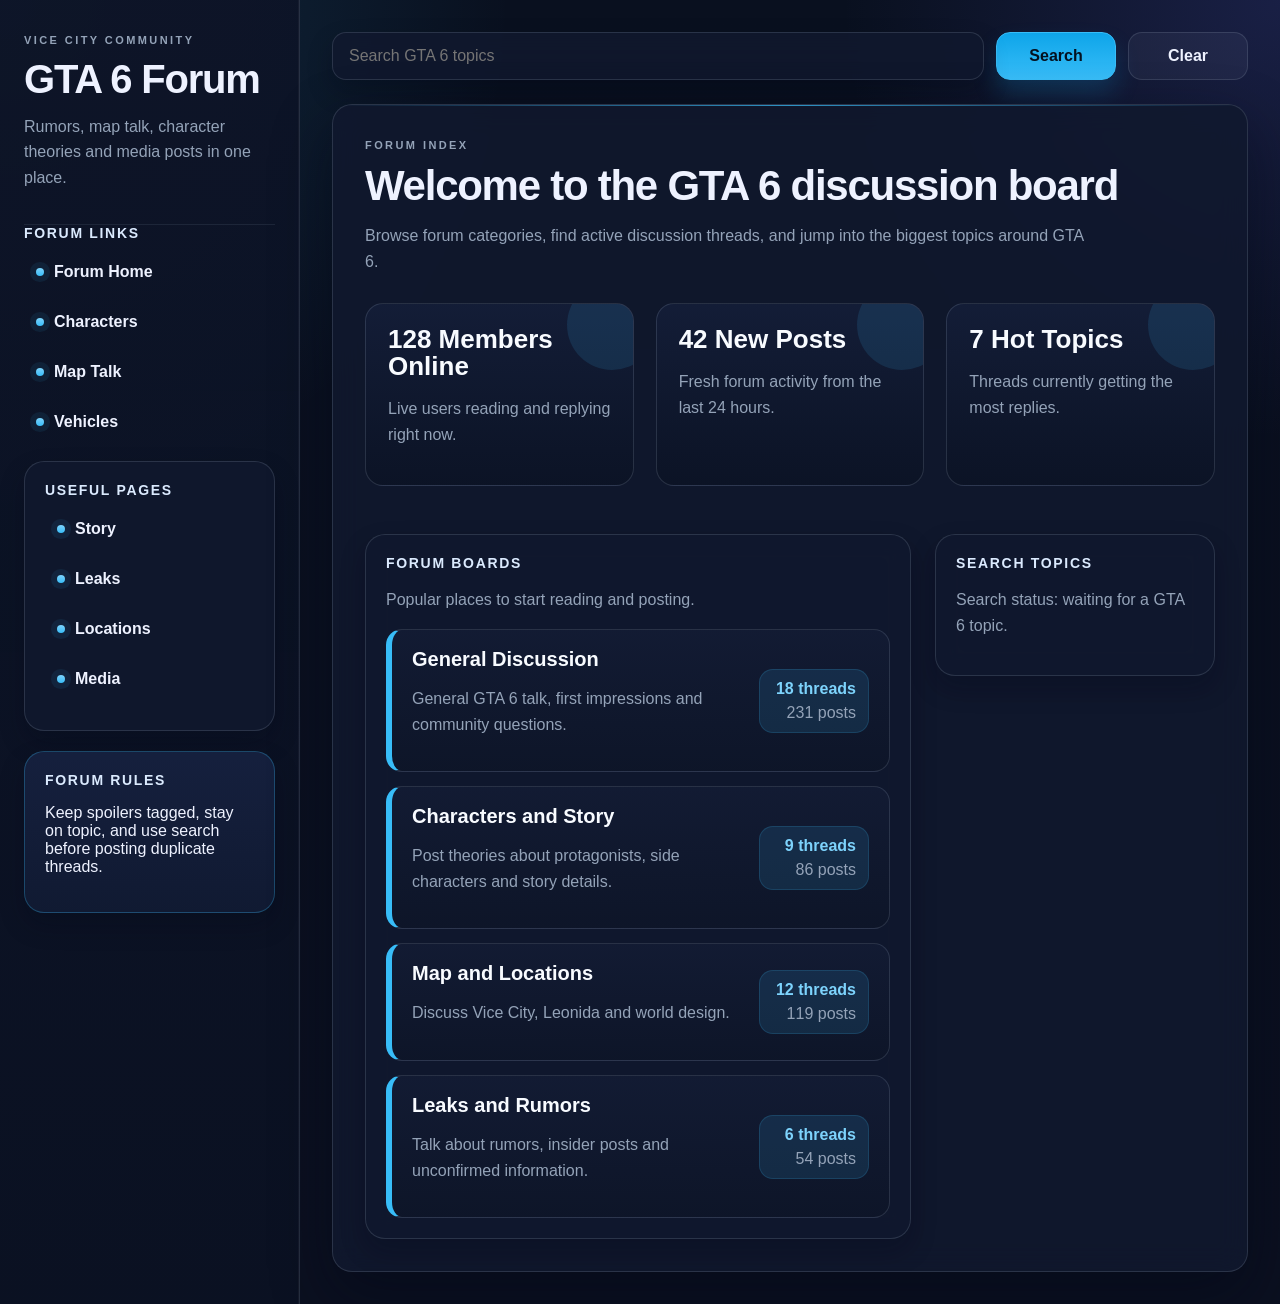
<file: index.html>
<!DOCTYPE html>
<html lang="en">
<head>
  <meta charset="UTF-8">
  <meta name="viewport" content="width=device-width, initial-scale=1.0">
  <title>GTA 6 Wiki</title>
  <link rel="stylesheet" href="styles.css">
</head>
<body>
  <div class="layout">
    <aside class="sidebar">
      <div class="brand">
        <p class="brand-tag">Vice City Community</p>
        <h1>GTA 6 Forum</h1>
        <p>Rumors, map talk, character theories and media posts in one place.</p>
      </div>

      <nav class="nav">
        <h2>Forum Links</h2>
        <ul id="navList"></ul>
      </nav>

      <section class="panel">
        <h2>Useful Pages</h2>
        <ul id="sectionList"></ul>
      </section>

      <section class="panel panel-highlight">
        <h2>Forum Rules</h2>
        <p>Keep spoilers tagged, stay on topic, and use search before posting duplicate threads.</p>
      </section>
    </aside>

    <main class="content">
      <header class="topbar">
        <input id="searchInput" type="search" placeholder="Search GTA 6 topics">
        <button id="searchButton" type="button">Search</button>
        <button id="clearButton" type="button">Clear</button>
      </header>

      <article class="article">
        <div class="article-header">
          <p class="eyebrow">Forum Index</p>
          <h2>Welcome to the GTA 6 discussion board</h2>
          <p>
            Browse forum categories, find active discussion threads, and jump into
            the biggest topics around GTA 6.
          </p>
        </div>

        <section class="stats-strip">
          <div id="featuredGrid"></div>
        </section>

        <div class="forum-layout">
          <section class="section forum-section">
            <div class="section-head">
              <h3>Forum Boards</h3>
              <p>Popular places to start reading and posting.</p>
            </div>
            <div id="forumBoards" class="forum-boards"></div>
          </section>

          <aside class="section side-panel">
            <div class="section-head">
              <h3>Search Topics</h3>
              <p id="searchStatus">Search status: waiting for a GTA 6 topic.</p>
            </div>
            <ul id="searchMatches" class="search-matches"></ul>
          </aside>
        </div>
      </article>
    </main>
  </div>
  <script src="script.js"></script>
</body>
</html>
</file>
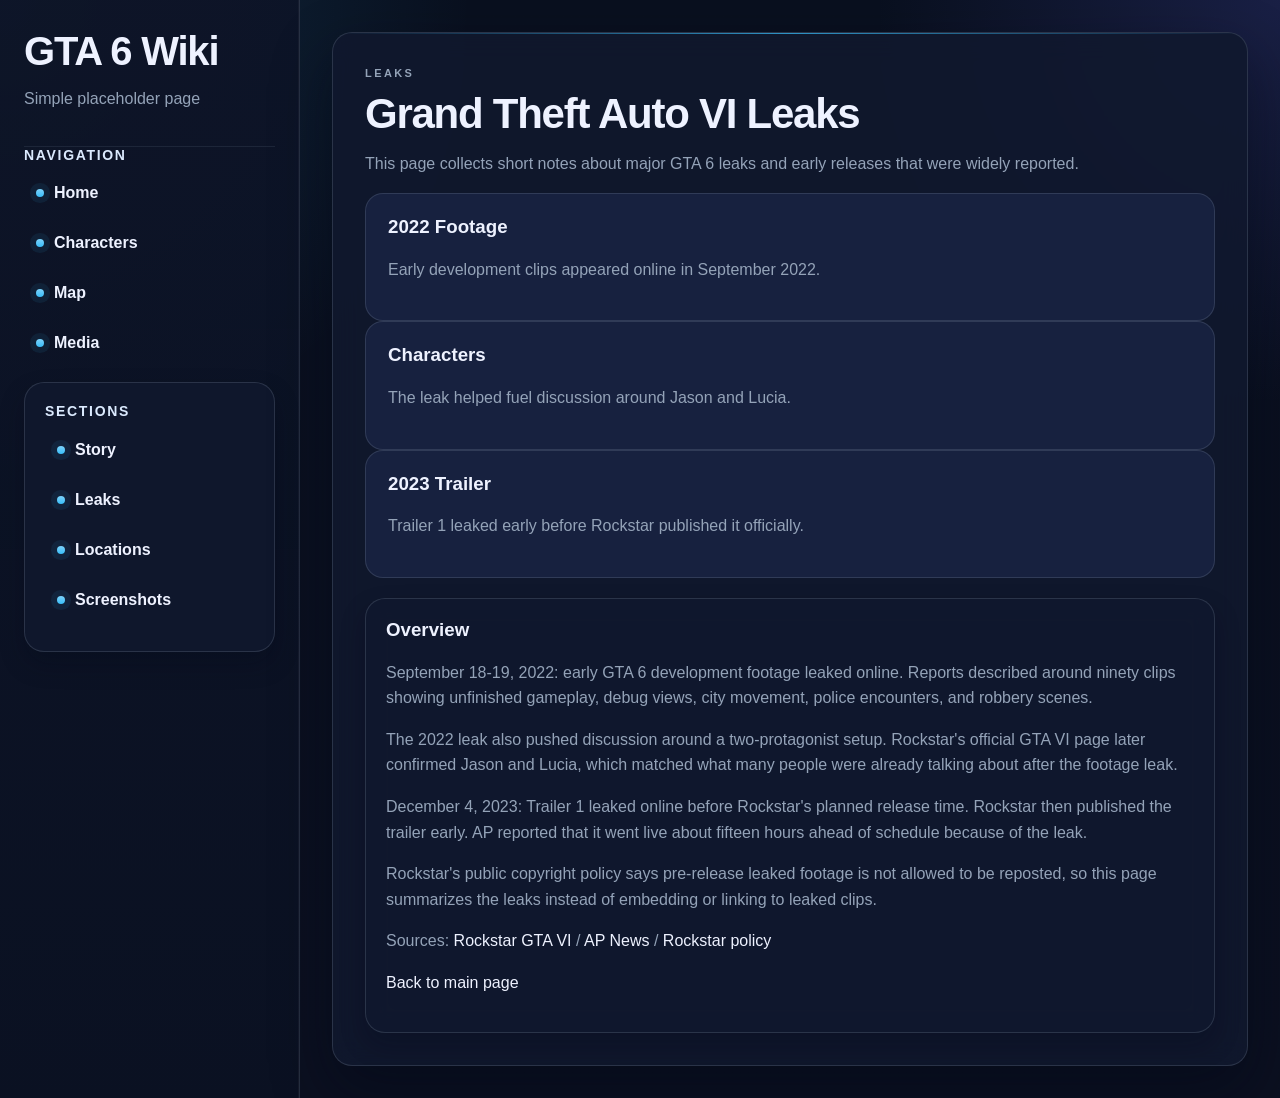
<file: leaks.html>
<!DOCTYPE html>
<html lang="en">
<head>
  <meta charset="UTF-8">
  <meta name="viewport" content="width=device-width, initial-scale=1.0">
  <title>GTA 6 Wiki - Leaks</title>
  <link rel="stylesheet" href="styles.css">
</head>
<body>
  <div class="layout">
    <aside class="sidebar">
      <div class="brand">
        <h1>GTA 6 Wiki</h1>
        <p>Simple placeholder page</p>
      </div>

      <nav class="nav">
        <h2>Navigation</h2>
        <ul>
          <li><a href="index.html">Home</a></li>
          <li><a href="#">Characters</a></li>
          <li><a href="#">Map</a></li>
          <li><a href="media.html">Media</a></li>
        </ul>
      </nav>

      <section class="panel">
        <h2>Sections</h2>
        <ul>
          <li><a href="#">Story</a></li>
          <li><a href="leaks.html">Leaks</a></li>
          <li><a href="#">Locations</a></li>
          <li><a href="media.html">Screenshots</a></li>
        </ul>
      </section>
    </aside>

    <main class="content">
      <article class="article">
        <div class="article-header">
          <p class="eyebrow">Leaks</p>
          <h2>Grand Theft Auto VI Leaks</h2>
          <p>
            This page collects short notes about major GTA 6 leaks and early
            releases that were widely reported.
          </p>
        </div>

        <section class="grid">
          <div class="card">
            <h3>2022 Footage</h3>
            <p>Early development clips appeared online in September 2022.</p>
          </div>
          <div class="card">
            <h3>Characters</h3>
            <p>The leak helped fuel discussion around Jason and Lucia.</p>
          </div>
          <div class="card">
            <h3>2023 Trailer</h3>
            <p>Trailer 1 leaked early before Rockstar published it officially.</p>
          </div>
        </section>

        <section class="section">
          <h3>Overview</h3>
          <p>
            September 18-19, 2022: early GTA 6 development footage leaked online.
            Reports described around ninety clips showing unfinished gameplay,
            debug views, city movement, police encounters, and robbery scenes.
          </p>
          <p>
            The 2022 leak also pushed discussion around a two-protagonist setup.
            Rockstar's official GTA VI page later confirmed Jason and Lucia, which
            matched what many people were already talking about after the footage leak.
          </p>
          <p>
            December 4, 2023: Trailer 1 leaked online before Rockstar's planned
            release time. Rockstar then published the trailer early. AP reported
            that it went live about fifteen hours ahead of schedule because of the leak.
          </p>
          <p>
            Rockstar's public copyright policy says pre-release leaked footage is
            not allowed to be reposted, so this page summarizes the leaks instead
            of embedding or linking to leaked clips.
          </p>
          <p>
            Sources:
            <a href="https://www.rockstargames.com/VI/" target="_blank" rel="noreferrer">Rockstar GTA VI</a>
            /
            <a href="https://apnews.com/article/grand-theft-auto-6-rockstar-games-9c1be2401e76cac72099ef02347ed1b9" target="_blank" rel="noreferrer">AP News</a>
            /
            <a href="https://support.rockstargames.com/articles/7bNaeoMFTV0iUDGhStTXvz/policy-on-posting-copyrighted-rockstar-games-material" target="_blank" rel="noreferrer">Rockstar policy</a>
          </p>
          <p>
            <a href="index.html">Back to main page</a>
          </p>
        </section>
      </article>
    </main>
  </div>
</body>
</html>
</file>
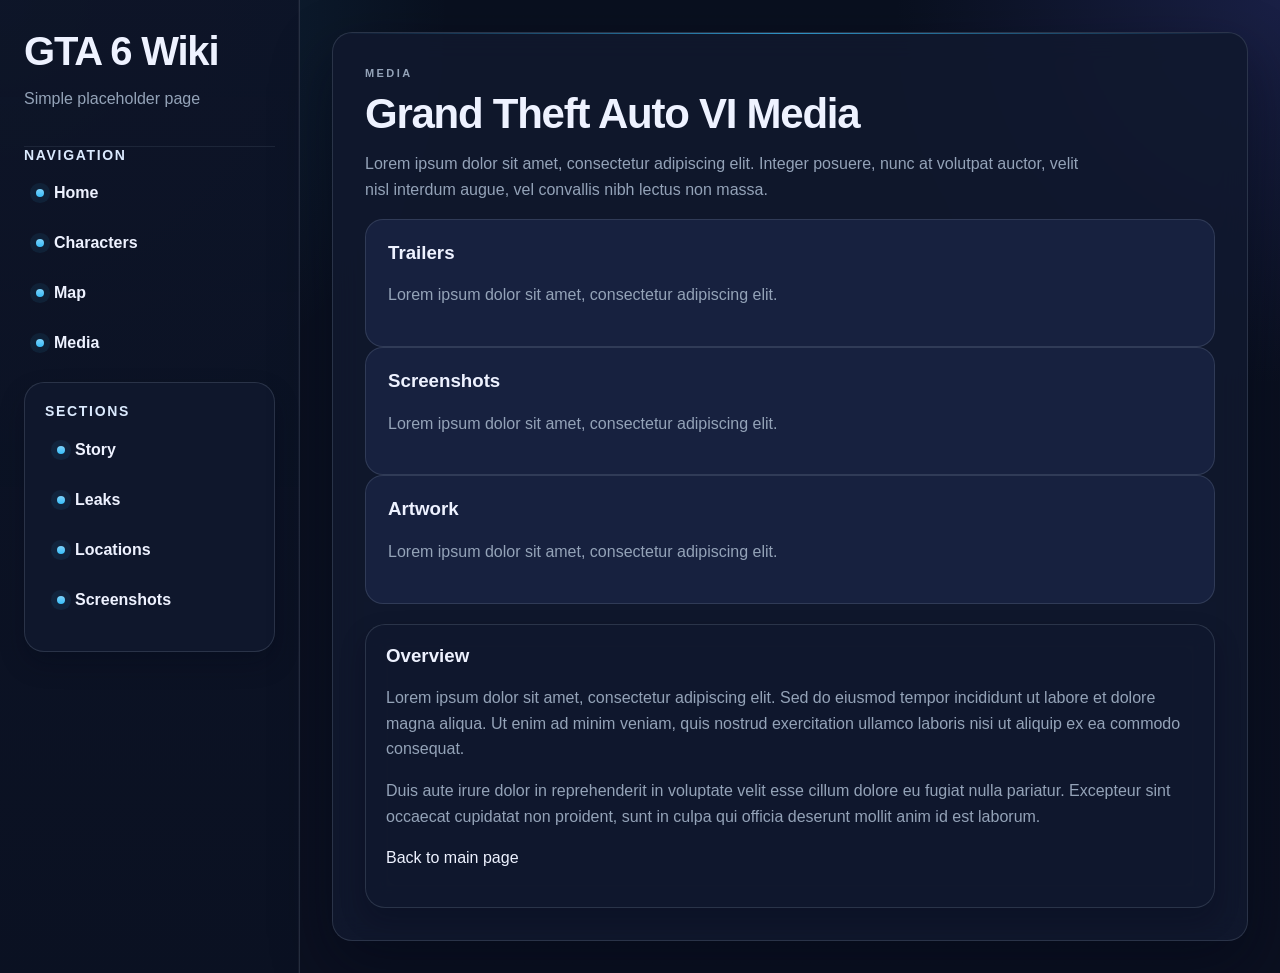
<file: media.html>
<!DOCTYPE html>
<html lang="en">
<head>
  <meta charset="UTF-8">
  <meta name="viewport" content="width=device-width, initial-scale=1.0">
  <title>GTA 6 Wiki - Media</title>
  <link rel="stylesheet" href="styles.css">
</head>
<body>
  <div class="layout">
    <aside class="sidebar">
      <div class="brand">
        <h1>GTA 6 Wiki</h1>
        <p>Simple placeholder page</p>
      </div>

      <nav class="nav">
        <h2>Navigation</h2>
        <ul>
          <li><a href="index.html">Home</a></li>
          <li><a href="#">Characters</a></li>
          <li><a href="#">Map</a></li>
          <li><a href="media.html">Media</a></li>
        </ul>
      </nav>

      <section class="panel">
        <h2>Sections</h2>
        <ul>
          <li><a href="#">Story</a></li>
          <li><a href="leaks.html">Leaks</a></li>
          <li><a href="#">Locations</a></li>
          <li><a href="media.html">Screenshots</a></li>
        </ul>
      </section>
    </aside>

    <main class="content">
      <article class="article">
        <div class="article-header">
          <p class="eyebrow">Media</p>
          <h2>Grand Theft Auto VI Media</h2>
          <p>
            Lorem ipsum dolor sit amet, consectetur adipiscing elit. Integer
            posuere, nunc at volutpat auctor, velit nisl interdum augue, vel
            convallis nibh lectus non massa.
          </p>
        </div>

        <section class="grid">
          <div class="card">
            <h3>Trailers</h3>
            <p>Lorem ipsum dolor sit amet, consectetur adipiscing elit.</p>
          </div>
          <div class="card">
            <h3>Screenshots</h3>
            <p>Lorem ipsum dolor sit amet, consectetur adipiscing elit.</p>
          </div>
          <div class="card">
            <h3>Artwork</h3>
            <p>Lorem ipsum dolor sit amet, consectetur adipiscing elit.</p>
          </div>
        </section>

        <section class="section">
          <h3>Overview</h3>
          <p>
            Lorem ipsum dolor sit amet, consectetur adipiscing elit. Sed do
            eiusmod tempor incididunt ut labore et dolore magna aliqua. Ut enim
            ad minim veniam, quis nostrud exercitation ullamco laboris nisi ut
            aliquip ex ea commodo consequat.
          </p>
          <p>
            Duis aute irure dolor in reprehenderit in voluptate velit esse cillum
            dolore eu fugiat nulla pariatur. Excepteur sint occaecat cupidatat non
            proident, sunt in culpa qui officia deserunt mollit anim id est laborum.
          </p>
          <p>
            <a href="index.html">Back to main page</a>
          </p>
        </section>
      </article>
    </main>
  </div>
</body>
</html>
</file>
<file: styles.css>
:root {
  --bg: #0b1020;
  --bg-soft: #121a30;
  --panel: rgba(17, 25, 46, 0.88);
  --panel-strong: #17213f;
  --border: rgba(148, 163, 184, 0.2);
  --text: #eef2ff;
  --muted: #94a3b8;
  --accent: #38bdf8;
  --accent-dark: #0ea5e9;
  --accent-pale: rgba(56, 189, 248, 0.12);
  --sidebar-width: 300px;
  --content-gap: 22px;
  --panel-radius: 20px;
  --card-radius: 18px;
  --field-radius: 14px;
  --shadow: 0 24px 60px rgba(2, 6, 23, 0.45);
  --shadow-soft: 0 12px 24px rgba(2, 6, 23, 0.25);
}

* {
  box-sizing: border-box;
}

body {
  margin: 0;
  font-family: "Segoe UI", Tahoma, Geneva, Verdana, sans-serif;
  color: var(--text);
  background:
    radial-gradient(circle at top left, rgba(56, 189, 248, 0.16) 0%, transparent 28%),
    radial-gradient(circle at top right, rgba(99, 102, 241, 0.18) 0%, transparent 24%),
    linear-gradient(180deg, #09101f 0%, #0b1020 100%);
  font-size: 16px;
}

.layout {
  min-height: 100vh;
  display: grid;
  grid-template-columns: var(--sidebar-width) 1fr;
}

.sidebar {
  padding: 32px 24px;
  background: linear-gradient(180deg, rgba(13, 20, 39, 0.96) 0%, rgba(10, 17, 34, 0.94) 100%);
  border-right: 1px solid var(--border);
  box-shadow: inset -1px 0 0 rgba(255, 255, 255, 0.04);
}

.brand h1,
.nav h2,
.panel h2,
.article h2,
.section h3,
.card h3,
.board-main h4 {
  margin-top: 0;
}

.brand p,
.article-header p,
.card p,
.section p,
.board-main p,
.section-head p {
  color: var(--muted);
  line-height: 1.6;
}

.brand-tag,
.eyebrow {
  margin: 0 0 10px;
  text-transform: uppercase;
  letter-spacing: 0.22em;
  font-size: 11px;
  color: var(--accent);
  font-weight: 700;
}

.brand {
  padding-bottom: 18px;
  border-bottom: 1px solid rgba(148, 163, 184, 0.12);
}

.brand h1 {
  margin-bottom: 12px;
  font-size: 40px;
  line-height: 0.95;
  letter-spacing: -0.03em;
}

.nav h2,
.panel h2,
.section-head h3 {
  font-size: 14px;
  text-transform: uppercase;
  letter-spacing: 0.12em;
  color: #dbeafe;
}

.nav ul,
.panel ul {
  list-style: none;
  padding: 0;
  margin: 0;
}

.nav li,
.panel li {
  margin-bottom: 12px;
}

a {
  color: var(--text);
  text-decoration: none;
  transition: color 0.2s ease;
}

a:hover {
  color: var(--accent);
}

.nav a,
.panel a {
  display: flex;
  align-items: center;
  gap: 10px;
  padding: 10px 12px;
  border-radius: 12px;
  font-weight: 600;
  transition: background 0.2s ease, transform 0.2s ease, color 0.2s ease;
}

.nav a::before,
.panel a::before {
  content: "";
  width: 8px;
  height: 8px;
  border-radius: 50%;
  background: linear-gradient(180deg, #7dd3fc 0%, var(--accent) 100%);
  box-shadow: 0 0 0 6px rgba(56, 189, 248, 0.08);
}

.nav a:hover,
.panel a:hover {
  background: rgba(148, 163, 184, 0.08);
  transform: translateX(4px);
}

.content {
  padding: 32px;
}

.topbar {
  display: flex;
  gap: 12px;
  margin-bottom: 24px;
  align-items: stretch;
}

.topbar input,
.topbar button {
  padding: 14px 16px;
  border: 1px solid var(--border);
  border-radius: var(--field-radius);
  font: inherit;
}

.topbar input {
  flex: 1;
  background: var(--panel);
  color: var(--text);
  box-shadow: var(--shadow-soft);
  outline: none;
  backdrop-filter: blur(12px);
}

.topbar input:focus {
  border-color: var(--accent);
  box-shadow: 0 0 0 4px rgba(56, 189, 248, 0.14);
}

.topbar button {
  background: linear-gradient(180deg, #0ea5e9 0%, var(--accent) 100%);
  color: #04111f;
  cursor: pointer;
  border-color: var(--accent);
  font-weight: 700;
  min-width: 120px;
  box-shadow: 0 14px 24px rgba(14, 165, 233, 0.2);
}

.topbar button:hover {
  background: linear-gradient(180deg, #67e8f9 0%, var(--accent-dark) 100%);
}

#clearButton {
  background: rgba(148, 163, 184, 0.08);
  color: var(--text);
  border-color: var(--border);
  box-shadow: none;
}

#clearButton:hover {
  background: rgba(148, 163, 184, 0.16);
}

.article {
  background: var(--panel);
  border: 1px solid var(--border);
  border-radius: var(--panel-radius);
  padding: 32px;
  box-shadow: var(--shadow);
  position: relative;
  overflow: hidden;
  backdrop-filter: blur(14px);
}

.article::before {
  content: "";
  position: absolute;
  inset: 0 0 auto 0;
  height: 1px;
  background: linear-gradient(90deg, transparent 0%, rgba(56, 189, 248, 0.75) 50%, transparent 100%);
}

.article-header h2 {
  font-size: 42px;
  margin-bottom: 12px;
  line-height: 1.02;
  letter-spacing: -0.03em;
}

.article-header p {
  max-width: 720px;
}

.grid-inner {
  display: grid;
  grid-template-columns: repeat(3, minmax(0, 1fr));
  gap: var(--content-gap);
}

.stats-strip {
  margin: 28px 0;
}

.card {
  padding: 22px;
  border: 1px solid var(--border);
  border-radius: var(--card-radius);
  background: var(--panel-strong);
}

.stat-card {
  display: block;
  color: inherit;
  background: linear-gradient(180deg, rgba(20, 30, 56, 0.96) 0%, rgba(12, 20, 38, 0.96) 100%);
  transition: transform 0.2s ease, box-shadow 0.2s ease;
  position: relative;
  overflow: hidden;
}

.stat-card::after {
  content: "";
  position: absolute;
  right: -24px;
  top: -24px;
  width: 90px;
  height: 90px;
  border-radius: 50%;
  background: rgba(56, 189, 248, 0.12);
}

.stat-card:hover,
.board-row:hover {
  transform: translateY(-2px);
  box-shadow: 0 16px 32px rgba(2, 6, 23, 0.35);
}

.stat-card h3 {
  margin-bottom: 10px;
  font-size: 26px;
  line-height: 1.05;
  color: #f8fbff;
}

.forum-layout {
  display: grid;
  grid-template-columns: minmax(0, 2fr) minmax(280px, 1fr);
  gap: 24px;
  align-items: start;
}

.section,
.panel {
  background: var(--panel);
  border: 1px solid var(--border);
  border-radius: var(--panel-radius);
  padding: 20px;
  margin-top: 20px;
  box-shadow: var(--shadow-soft);
  backdrop-filter: blur(12px);
}

.panel-highlight {
  background: linear-gradient(180deg, rgba(22, 33, 63, 0.96) 0%, rgba(17, 27, 51, 0.96) 100%);
  border-color: rgba(56, 189, 248, 0.28);
}

.section-head {
  margin-bottom: 16px;
}

.section-head h3 {
  margin-bottom: 8px;
}

.forum-boards {
  display: grid;
  gap: 14px;
}

.board-row {
  display: flex;
  justify-content: space-between;
  align-items: center;
  gap: 16px;
  padding: 18px 20px;
  border: 1px solid var(--border);
  border-radius: 16px;
  background: linear-gradient(180deg, rgba(19, 28, 52, 0.96) 0%, rgba(14, 22, 41, 0.96) 100%);
  transition: transform 0.2s ease, box-shadow 0.2s ease;
  border-left: 6px solid var(--accent);
}

.board-main h4 {
  margin-bottom: 6px;
  font-size: 20px;
  line-height: 1.1;
  color: #f8fbff;
}

.board-meta {
  min-width: 110px;
  text-align: right;
  background: var(--accent-pale);
  border: 1px solid rgba(56, 189, 248, 0.16);
  border-radius: 14px;
  padding: 10px 12px;
}

.board-meta strong,
.board-meta span {
  display: block;
}

.board-meta strong {
  color: #7dd3fc;
}

.board-meta span {
  color: var(--muted);
  margin-top: 6px;
}

.side-panel {
  position: sticky;
  top: 24px;
}

.search-matches {
  list-style: none;
  padding: 0;
  margin: 0;
  display: grid;
  gap: 10px;
}

.search-matches li {
  display: flex;
  justify-content: space-between;
  gap: 16px;
  padding: 14px 16px;
  border: 1px solid var(--border);
  border-radius: 14px;
  background: linear-gradient(180deg, rgba(18, 27, 50, 0.96) 0%, rgba(13, 21, 39, 0.96) 100%);
  box-shadow: var(--shadow-soft);
}

.search-matches span {
  color: var(--muted);
  white-space: nowrap;
}

@media (max-width: 900px) {
  .layout {
    grid-template-columns: 1fr;
  }

  .sidebar {
    border-right: 0;
    border-bottom: 1px solid var(--border);
  }

  .forum-layout,
  .grid-inner,
  .topbar {
    grid-template-columns: 1fr;
    display: grid;
  }

  .content {
    padding: 20px;
  }

  .article {
    padding: 20px;
  }

  .article-header h2 {
    font-size: 30px;
  }

  .side-panel {
    position: static;
  }

  .board-row {
    flex-direction: column;
    align-items: flex-start;
  }

  .board-meta {
    text-align: left;
  }
}
</file>
